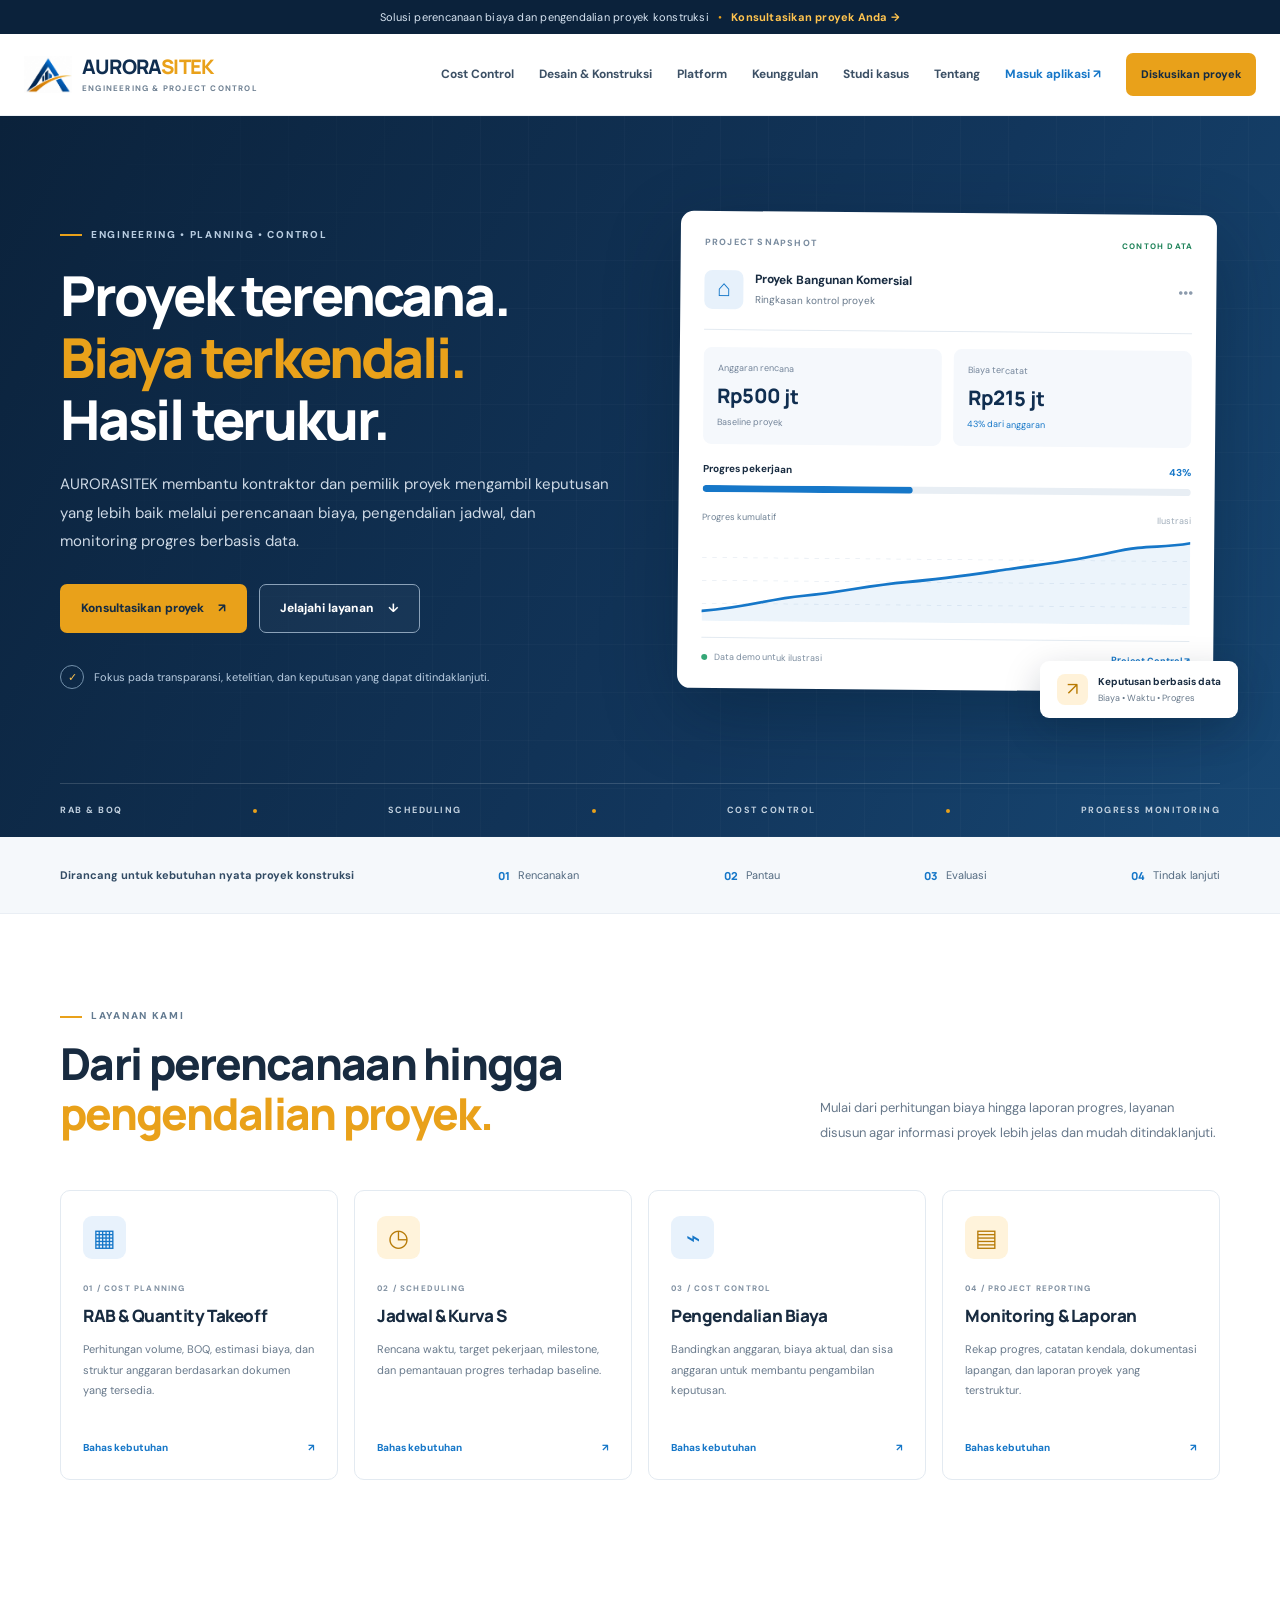
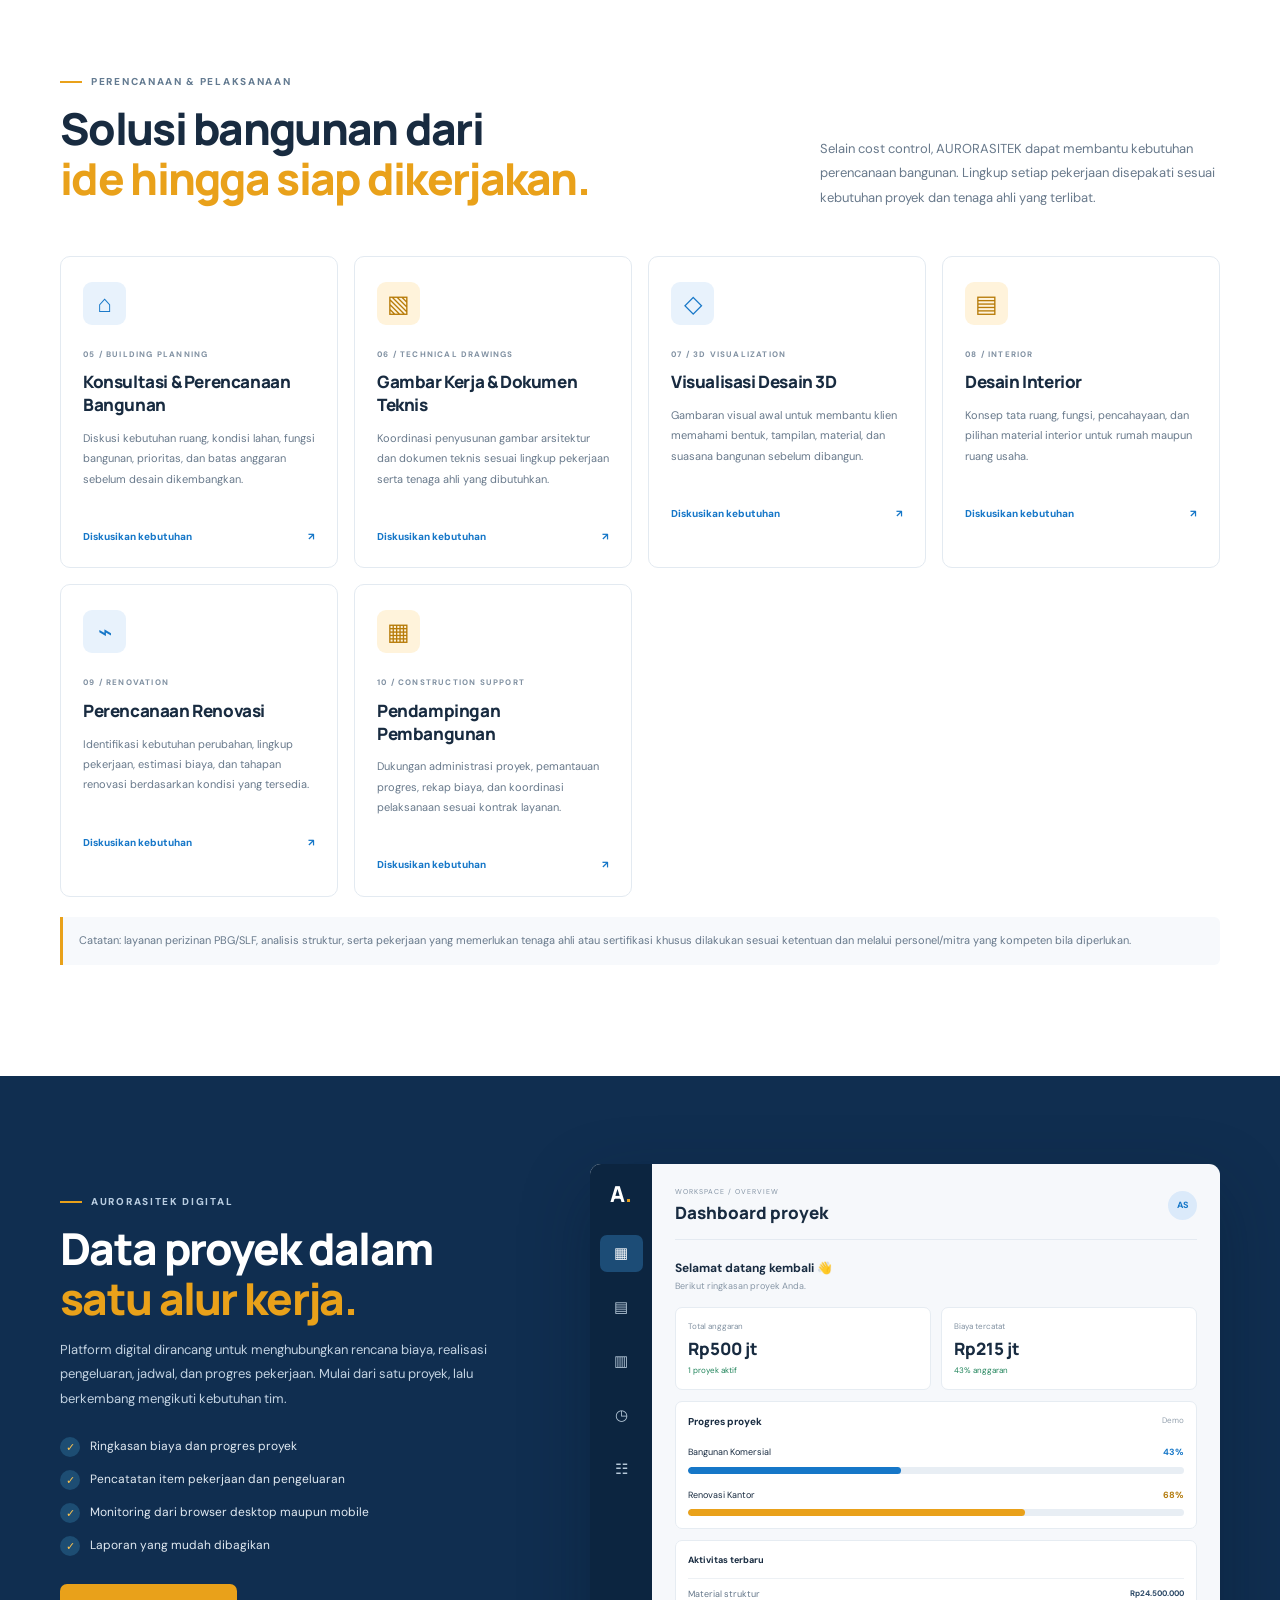
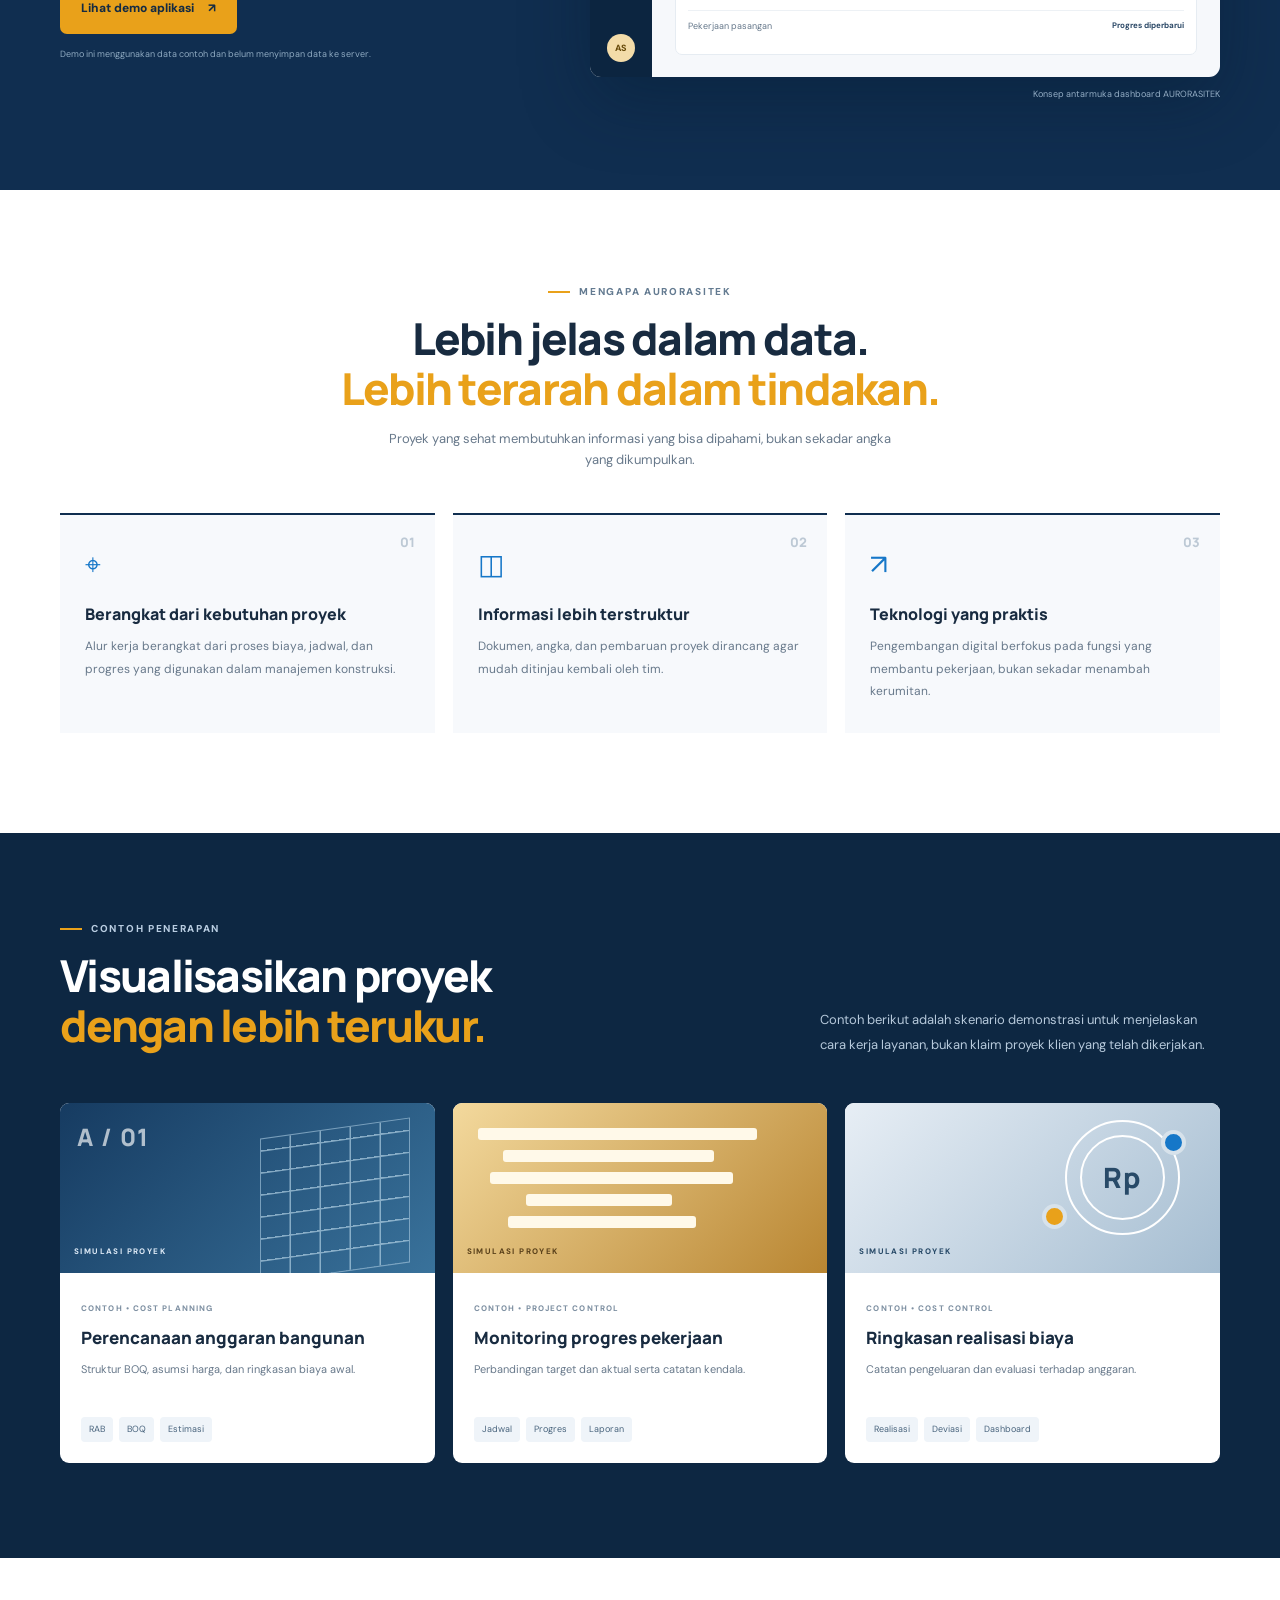
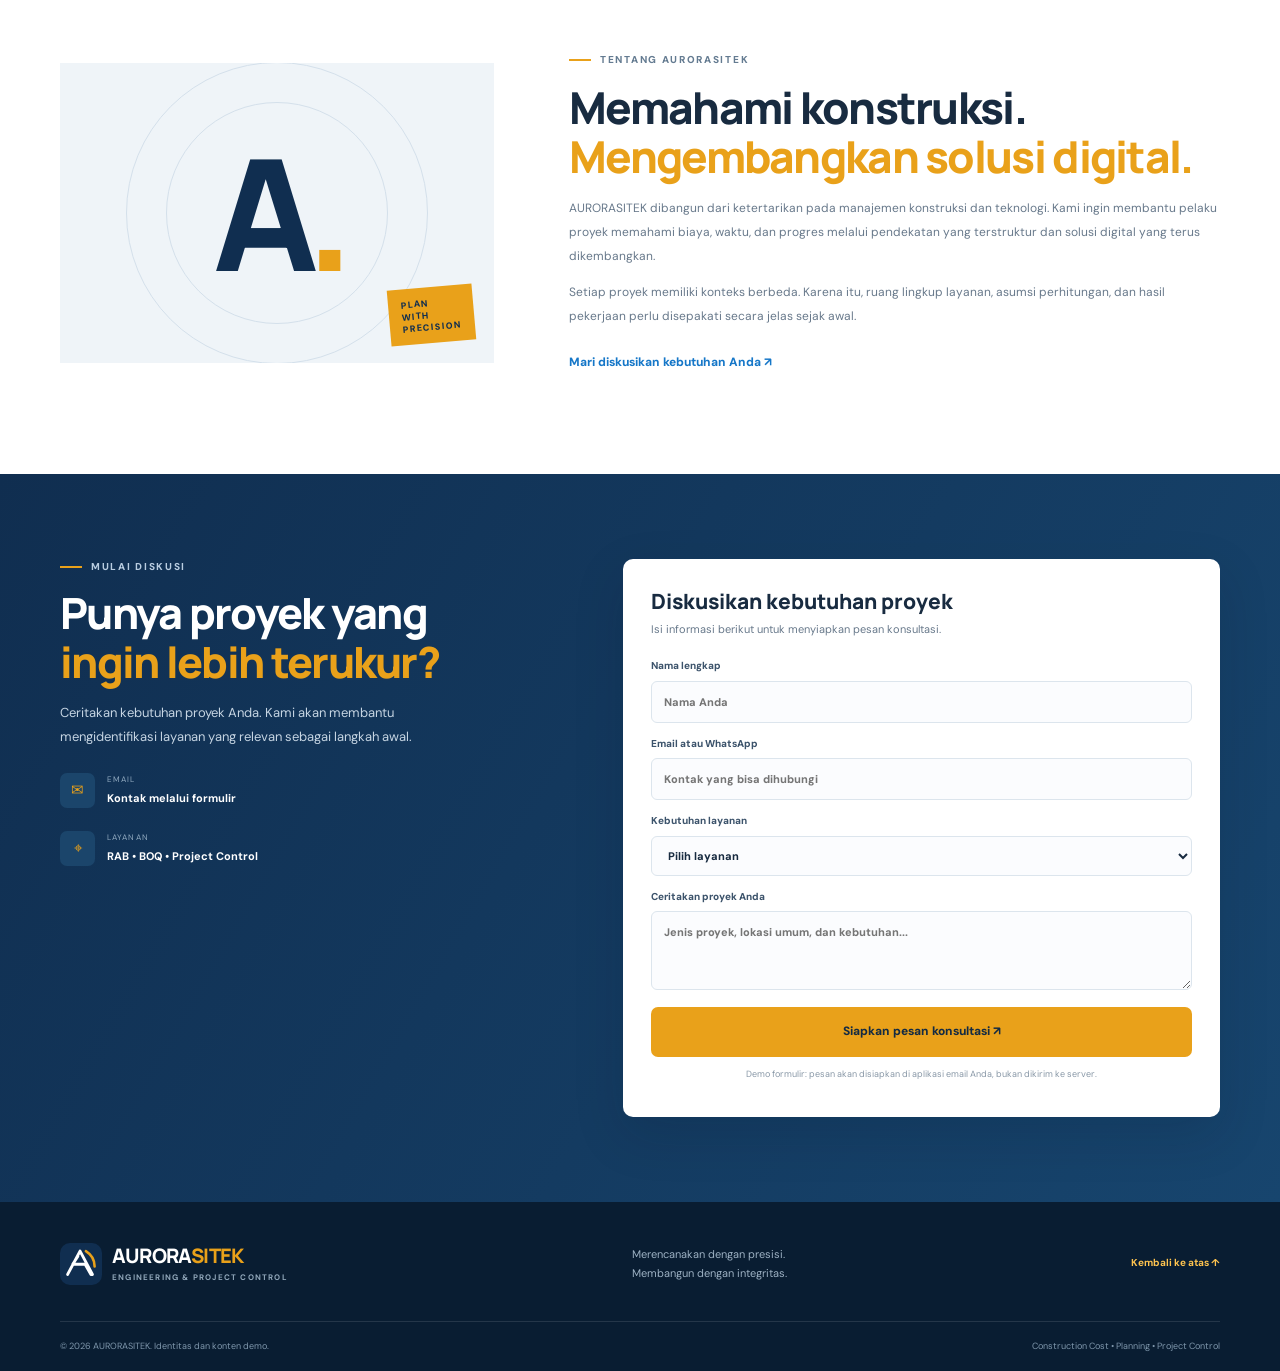
<file: index.html>
<!doctype html>
<html lang="id">
<head>
  <meta charset="utf-8">
  <meta name="viewport" content="width=device-width, initial-scale=1">
  <meta name="description" content="AURORASITEK membantu kontraktor dan pemilik proyek merencanakan biaya, mengendalikan jadwal, dan memantau progres konstruksi.">
  <meta name="theme-color" content="#102e50">
  <title>AURORASITEK — Construction Cost & Project Control</title>
  <link rel="preconnect" href="https://fonts.googleapis.com">
  <link rel="preconnect" href="https://fonts.gstatic.com" crossorigin>
  <link href="https://fonts.googleapis.com/css2?family=DM+Sans:wght@400;500;600;700&family=Manrope:wght@400;500;600;700;800&display=swap" rel="stylesheet">
  <link rel="icon" href="assets/favicon.ico"><link rel="stylesheet" href="styles.css">
</head>
<body>
  <div class="announcement">Solusi perencanaan biaya dan pengendalian proyek konstruksi <span>•</span> <a href="#contact">Konsultasikan proyek Anda →</a></div>
  <header class="site-header">
    <a class="brand" href="#home" aria-label="AURORASITEK beranda">
      <span class="brand-mark brand-image"><img src="assets/aurorasitek-symbol.png" alt=""></span>
      <span class="brand-word">AURORA<span>SITEK</span><small>ENGINEERING & PROJECT CONTROL</small></span>
    </a>
    <button class="menu-toggle" id="menuToggle" aria-label="Buka navigasi" aria-expanded="false">☰</button>
    <nav class="main-nav" id="mainNav">
      <a href="#services">Cost Control</a><a href="#design-build">Desain & Konstruksi</a><a href="#platform">Platform</a><a href="#advantages">Keunggulan</a><a href="#portfolio">Studi kasus</a><a href="#about">Tentang</a>
      <a class="nav-login" href="app.html">Masuk aplikasi ↗</a>
      <a class="btn btn-small btn-gold" href="#contact">Diskusikan proyek</a>
    </nav>
  </header>

  <main>
    <section class="hero" id="home">
      <div class="hero-grid"></div>
      <div class="container hero-layout">
        <div class="hero-copy">
          <div class="eyebrow light"><span></span> ENGINEERING • PLANNING • CONTROL</div>
          <h1>Proyek terencana.<br><em>Biaya terkendali.</em><br>Hasil terukur.</h1>
          <p>AURORASITEK membantu kontraktor dan pemilik proyek mengambil keputusan yang lebih baik melalui perencanaan biaya, pengendalian jadwal, dan monitoring progres berbasis data.</p>
          <div class="hero-actions"><a class="btn btn-gold" href="#contact">Konsultasikan proyek <span>↗</span></a><a class="btn btn-outline-light" href="#services">Jelajahi layanan <span>↓</span></a></div>
          <div class="hero-proof"><div class="proof-icon">✓</div><span>Fokus pada transparansi, ketelitian, dan keputusan yang dapat ditindaklanjuti.</span></div>
        </div>
        <div class="hero-visual">
          <div class="blueprint-card">
            <div class="blueprint-top"><span>PROJECT SNAPSHOT</span><span class="live-dot">CONTOH DATA</span></div>
            <div class="project-title"><div class="project-symbol">⌂</div><div><strong>Proyek Bangunan Komersial</strong><small>Ringkasan kontrol proyek</small></div><span class="dots">•••</span></div>
            <div class="metric-grid">
              <div class="metric"><small>Anggaran rencana</small><strong>Rp500 jt</strong><span>Baseline proyek</span></div>
              <div class="metric"><small>Biaya tercatat</small><strong>Rp215 jt</strong><span class="metric-neutral">43% dari anggaran</span></div>
            </div>
            <div class="progress-heading"><span>Progres pekerjaan</span><strong>43%</strong></div><div class="progress-track"><span style="width:43%"></span></div>
            <div class="chart-area"><div class="chart-label"><span>Progres kumulatif</span><span>Ilustrasi</span></div><svg viewBox="0 0 430 115" preserveAspectRatio="none" role="img" aria-label="Grafik ilustrasi progres kumulatif"><path d="M0 92H430M0 62H430M0 32H430" stroke="#e7edf4" stroke-dasharray="4 5" fill="none"/><path d="M0 102 C45 96 56 86 90 81 S145 67 180 62 S235 52 270 44 S325 33 360 21 S400 16 430 8" stroke="#1677c8" stroke-width="3.5" fill="none" stroke-linecap="round"/><path d="M0 102 C45 96 56 86 90 81 S145 67 180 62 S235 52 270 44 S325 33 360 21 S400 16 430 8L430 115H0Z" fill="#1677c8" opacity=".08"/></svg></div>
            <div class="card-foot"><span><i class="green-dot"></i> Data demo untuk ilustrasi</span><span>Project Control ↗</span></div>
          </div>
          <div class="floating-note"><span class="note-icon">↗</span><div><strong>Keputusan berbasis data</strong><small>Biaya • Waktu • Progres</small></div></div>
        </div>
      </div>
      <div class="hero-bottom container"><span>RAB & BOQ</span><i></i><span>SCHEDULING</span><i></i><span>COST CONTROL</span><i></i><span>PROGRESS MONITORING</span></div>
    </section>

    <section class="trust-strip"><div class="container trust-inner"><span>Dirancang untuk kebutuhan nyata proyek konstruksi</span><div><b>01</b> Rencanakan</div><div><b>02</b> Pantau</div><div><b>03</b> Evaluasi</div><div><b>04</b> Tindak lanjuti</div></div></section>

    <section class="section container" id="services">
      <div class="section-heading"><div><div class="eyebrow"><span></span> LAYANAN KAMI</div><h2>Dari perencanaan hingga<br><em>pengendalian proyek.</em></h2></div><p>Mulai dari perhitungan biaya hingga laporan progres, layanan disusun agar informasi proyek lebih jelas dan mudah ditindaklanjuti.</p></div>
      <div class="service-grid">
        <article class="service-card"><div class="service-icon blue">▦</div><div class="service-number">01 / COST PLANNING</div><h3>RAB & Quantity Takeoff</h3><p>Perhitungan volume, BOQ, estimasi biaya, dan struktur anggaran berdasarkan dokumen yang tersedia.</p><a href="#contact">Bahas kebutuhan <span>↗</span></a></article>
        <article class="service-card"><div class="service-icon gold">◷</div><div class="service-number">02 / SCHEDULING</div><h3>Jadwal & Kurva S</h3><p>Rencana waktu, target pekerjaan, milestone, dan pemantauan progres terhadap baseline.</p><a href="#contact">Bahas kebutuhan <span>↗</span></a></article>
        <article class="service-card"><div class="service-icon blue">⌁</div><div class="service-number">03 / COST CONTROL</div><h3>Pengendalian Biaya</h3><p>Bandingkan anggaran, biaya aktual, dan sisa anggaran untuk membantu pengambilan keputusan.</p><a href="#contact">Bahas kebutuhan <span>↗</span></a></article>
        <article class="service-card"><div class="service-icon gold">▤</div><div class="service-number">04 / PROJECT REPORTING</div><h3>Monitoring & Laporan</h3><p>Rekap progres, catatan kendala, dokumentasi lapangan, dan laporan proyek yang terstruktur.</p><a href="#contact">Bahas kebutuhan <span>↗</span></a></article>
      </div>
    </section>


    <section class="section container" id="design-build">
      <div class="section-heading"><div><div class="eyebrow"><span></span> PERENCANAAN & PELAKSANAAN</div><h2>Solusi bangunan dari<br><em>ide hingga siap dikerjakan.</em></h2></div><p>Selain cost control, AURORASITEK dapat membantu kebutuhan perencanaan bangunan. Lingkup setiap pekerjaan disepakati sesuai kebutuhan proyek dan tenaga ahli yang terlibat.</p></div>
      <div class="service-grid extended-services">
        <article class="service-card"><div class="service-icon blue">⌂</div><div class="service-number">05 / BUILDING PLANNING</div><h3>Konsultasi & Perencanaan Bangunan</h3><p>Diskusi kebutuhan ruang, kondisi lahan, fungsi bangunan, prioritas, dan batas anggaran sebelum desain dikembangkan.</p><a href="#contact">Diskusikan kebutuhan <span>↗</span></a></article>
        <article class="service-card"><div class="service-icon gold">▧</div><div class="service-number">06 / TECHNICAL DRAWINGS</div><h3>Gambar Kerja & Dokumen Teknis</h3><p>Koordinasi penyusunan gambar arsitektur dan dokumen teknis sesuai lingkup pekerjaan serta tenaga ahli yang dibutuhkan.</p><a href="#contact">Diskusikan kebutuhan <span>↗</span></a></article>
        <article class="service-card"><div class="service-icon blue">◇</div><div class="service-number">07 / 3D VISUALIZATION</div><h3>Visualisasi Desain 3D</h3><p>Gambaran visual awal untuk membantu klien memahami bentuk, tampilan, material, dan suasana bangunan sebelum dibangun.</p><a href="#contact">Diskusikan kebutuhan <span>↗</span></a></article>
        <article class="service-card"><div class="service-icon gold">▤</div><div class="service-number">08 / INTERIOR</div><h3>Desain Interior</h3><p>Konsep tata ruang, fungsi, pencahayaan, dan pilihan material interior untuk rumah maupun ruang usaha.</p><a href="#contact">Diskusikan kebutuhan <span>↗</span></a></article>
        <article class="service-card"><div class="service-icon blue">⌁</div><div class="service-number">09 / RENOVATION</div><h3>Perencanaan Renovasi</h3><p>Identifikasi kebutuhan perubahan, lingkup pekerjaan, estimasi biaya, dan tahapan renovasi berdasarkan kondisi yang tersedia.</p><a href="#contact">Diskusikan kebutuhan <span>↗</span></a></article>
        <article class="service-card"><div class="service-icon gold">▦</div><div class="service-number">10 / CONSTRUCTION SUPPORT</div><h3>Pendampingan Pembangunan</h3><p>Dukungan administrasi proyek, pemantauan progres, rekap biaya, dan koordinasi pelaksanaan sesuai kontrak layanan.</p><a href="#contact">Diskusikan kebutuhan <span>↗</span></a></article>
      </div>
      <p class="service-disclaimer">Catatan: layanan perizinan PBG/SLF, analisis struktur, serta pekerjaan yang memerlukan tenaga ahli atau sertifikasi khusus dilakukan sesuai ketentuan dan melalui personel/mitra yang kompeten bila diperlukan.</p>
    </section>

    <section class="platform-section" id="platform">
      <div class="container platform-layout">
        <div class="platform-copy"><div class="eyebrow light"><span></span> AURORASITEK DIGITAL</div><h2>Data proyek dalam<br><em>satu alur kerja.</em></h2><p>Platform digital dirancang untuk menghubungkan rencana biaya, realisasi pengeluaran, jadwal, dan progres pekerjaan. Mulai dari satu proyek, lalu berkembang mengikuti kebutuhan tim.</p>
          <ul class="check-list"><li><span>✓</span> Ringkasan biaya dan progres proyek</li><li><span>✓</span> Pencatatan item pekerjaan dan pengeluaran</li><li><span>✓</span> Monitoring dari browser desktop maupun mobile</li><li><span>✓</span> Laporan yang mudah dibagikan</li></ul>
          <a class="btn btn-gold" href="app.html">Lihat demo aplikasi <span>↗</span></a><p class="micro-note">Demo ini menggunakan data contoh dan belum menyimpan data ke server.</p>
        </div>
        <div class="platform-mock">
          <div class="mock-window"><div class="mock-sidebar"><div class="mock-logo">A<span>.</span></div><div class="mock-nav active">▦ <small>Overview</small></div><div class="mock-nav">▤ <small>Proyek</small></div><div class="mock-nav">▥ <small>Anggaran</small></div><div class="mock-nav">◷ <small>Jadwal</small></div><div class="mock-nav">☷ <small>Laporan</small></div><div class="mock-user">AS</div></div>
            <div class="mock-main"><div class="mock-top"><div><small>WORKSPACE / OVERVIEW</small><strong>Dashboard proyek</strong></div><span class="mock-avatar">AS</span></div><div class="mock-welcome">Selamat datang kembali 👋<small>Berikut ringkasan proyek Anda.</small></div>
              <div class="mock-kpis"><div><small>Total anggaran</small><strong>Rp500 jt</strong><span>1 proyek aktif</span></div><div><small>Biaya tercatat</small><strong>Rp215 jt</strong><span>43% anggaran</span></div></div>
              <div class="mock-panel"><div class="mock-panel-head"><strong>Progres proyek</strong><small>Demo</small></div><div class="mock-row"><span>Bangunan Komersial</span><b>43%</b></div><div class="progress-track"><span style="width:43%"></span></div><div class="mock-row muted"><span>Renovasi Kantor</span><b>68%</b></div><div class="progress-track"><span class="gold-bar" style="width:68%"></span></div></div>
              <div class="mock-panel mock-table"><strong>Aktivitas terbaru</strong><div><span>Material struktur</span><b>Rp24.500.000</b></div><div><span>Pekerjaan pasangan</span><b>Progres diperbarui</b></div></div>
            </div>
          </div><div class="mock-caption">Konsep antarmuka dashboard AURORASITEK</div>
        </div>
      </div>
    </section>

    <section class="section container" id="advantages">
      <div class="center-heading"><div class="eyebrow"><span></span> MENGAPA AURORASITEK</div><h2>Lebih jelas dalam data.<br><em>Lebih terarah dalam tindakan.</em></h2><p>Proyek yang sehat membutuhkan informasi yang bisa dipahami, bukan sekadar angka yang dikumpulkan.</p></div>
      <div class="advantage-grid"><article><span class="adv-num">01</span><div class="adv-icon">⌖</div><h3>Berangkat dari kebutuhan proyek</h3><p>Alur kerja berangkat dari proses biaya, jadwal, dan progres yang digunakan dalam manajemen konstruksi.</p></article><article><span class="adv-num">02</span><div class="adv-icon">◫</div><h3>Informasi lebih terstruktur</h3><p>Dokumen, angka, dan pembaruan proyek dirancang agar mudah ditinjau kembali oleh tim.</p></article><article><span class="adv-num">03</span><div class="adv-icon">↗</div><h3>Teknologi yang praktis</h3><p>Pengembangan digital berfokus pada fungsi yang membantu pekerjaan, bukan sekadar menambah kerumitan.</p></article></div>
    </section>

    <section class="case-section" id="portfolio"><div class="container"><div class="section-heading light-heading"><div><div class="eyebrow light"><span></span> CONTOH PENERAPAN</div><h2>Visualisasikan proyek<br><em>dengan lebih terukur.</em></h2></div><p>Contoh berikut adalah skenario demonstrasi untuk menjelaskan cara kerja layanan, bukan klaim proyek klien yang telah dikerjakan.</p></div>
      <div class="case-grid"><article class="case-card"><div class="case-art art-one"><div class="case-blueprint">A / 01</div><div class="building-lines"></div><span>SIMULASI PROYEK</span></div><div class="case-body"><small>CONTOH • COST PLANNING</small><h3>Perencanaan anggaran bangunan</h3><p>Struktur BOQ, asumsi harga, dan ringkasan biaya awal.</p><div class="case-tags"><span>RAB</span><span>BOQ</span><span>Estimasi</span></div></div></article>
      <article class="case-card"><div class="case-art art-two"><div class="schedule-bars"><i></i><i></i><i></i><i></i><i></i></div><span>SIMULASI PROYEK</span></div><div class="case-body"><small>CONTOH • PROJECT CONTROL</small><h3>Monitoring progres pekerjaan</h3><p>Perbandingan target dan aktual serta catatan kendala.</p><div class="case-tags"><span>Jadwal</span><span>Progres</span><span>Laporan</span></div></div></article>
      <article class="case-card"><div class="case-art art-three"><div class="cost-circles"><b>Rp</b><i></i><i></i></div><span>SIMULASI PROYEK</span></div><div class="case-body"><small>CONTOH • COST CONTROL</small><h3>Ringkasan realisasi biaya</h3><p>Catatan pengeluaran dan evaluasi terhadap anggaran.</p><div class="case-tags"><span>Realisasi</span><span>Deviasi</span><span>Dashboard</span></div></div></article></div>
    </div></section>

    <section class="section about-section container" id="about"><div class="about-mark"><div class="big-mark">A<span>.</span></div><div class="about-stamp">PLAN<br>WITH<br>PRECISION</div></div><div class="about-copy"><div class="eyebrow"><span></span> TENTANG AURORASITEK</div><h2>Memahami konstruksi.<br><em>Mengembangkan solusi digital.</em></h2><p>AURORASITEK dibangun dari ketertarikan pada manajemen konstruksi dan teknologi. Kami ingin membantu pelaku proyek memahami biaya, waktu, dan progres melalui pendekatan yang terstruktur dan solusi digital yang terus dikembangkan.</p><p>Setiap proyek memiliki konteks berbeda. Karena itu, ruang lingkup layanan, asumsi perhitungan, dan hasil pekerjaan perlu disepakati secara jelas sejak awal.</p><a class="text-link" href="#contact">Mari diskusikan kebutuhan Anda ↗</a></div></section>

    <section class="contact-section" id="contact"><div class="container contact-layout"><div><div class="eyebrow light"><span></span> MULAI DISKUSI</div><h2>Punya proyek yang<br><em>ingin lebih terukur?</em></h2><p>Ceritakan kebutuhan proyek Anda. Kami akan membantu mengidentifikasi layanan yang relevan sebagai langkah awal.</p><div class="contact-detail"><span>✉</span><div><small>EMAIL</small><strong>Kontak melalui formulir</strong></div></div><div class="contact-detail"><span>⌖</span><div><small>LAYANAN</small><strong>RAB • BOQ • Project Control</strong></div></div></div>
      <form class="contact-form" id="contactForm"><h3>Diskusikan kebutuhan proyek</h3><p>Isi informasi berikut untuk menyiapkan pesan konsultasi.</p><label>Nama lengkap<input name="name" required placeholder="Nama Anda"></label><label>Email atau WhatsApp<input name="contact" required placeholder="Kontak yang bisa dihubungi"></label><label>Kebutuhan layanan<select name="service" required><option value="">Pilih layanan</option><option>RAB & Quantity Takeoff</option><option>Jadwal & Kurva S</option><option>Pengendalian biaya</option><option>Monitoring & laporan</option><option>Aplikasi digital proyek</option><option>Lainnya</option></select></label><label>Ceritakan proyek Anda<textarea name="message" rows="3" placeholder="Jenis proyek, lokasi umum, dan kebutuhan..."></textarea></label><button class="btn btn-gold form-submit" type="submit">Siapkan pesan konsultasi ↗</button><small class="form-disclaimer">Demo formulir: pesan akan disiapkan di aplikasi email Anda, bukan dikirim ke server.</small><div id="formNotice" class="form-notice" aria-live="polite"></div></form>
    </div></section>
  </main>

  <footer class="site-footer"><div class="container footer-top"><a class="brand footer-brand" href="#home"><span class="brand-mark"><svg viewBox="0 0 48 48"><path d="M5 39 22 7l17 32M13 25h18M19 14l-7 11M29 25l8 14" fill="none" stroke="currentColor" stroke-width="4" stroke-linecap="round" stroke-linejoin="round"/><path d="M30 7c8 5 12 12 12 21" fill="none" stroke="#E9A11A" stroke-width="3.5" stroke-linecap="round"/></svg></span><span class="brand-word">AURORA<span>SITEK</span><small>ENGINEERING & PROJECT CONTROL</small></span></a><p>Merencanakan dengan presisi.<br>Membangun dengan integritas.</p><a class="back-top" href="#home">Kembali ke atas ↑</a></div><div class="container footer-bottom"><span>© <span id="year"></span> AURORASITEK. Identitas dan konten demo.</span><span>Construction Cost • Planning • Project Control</span></div></footer>
  <script src="script.js"></script>
</body>
</html>
</file>
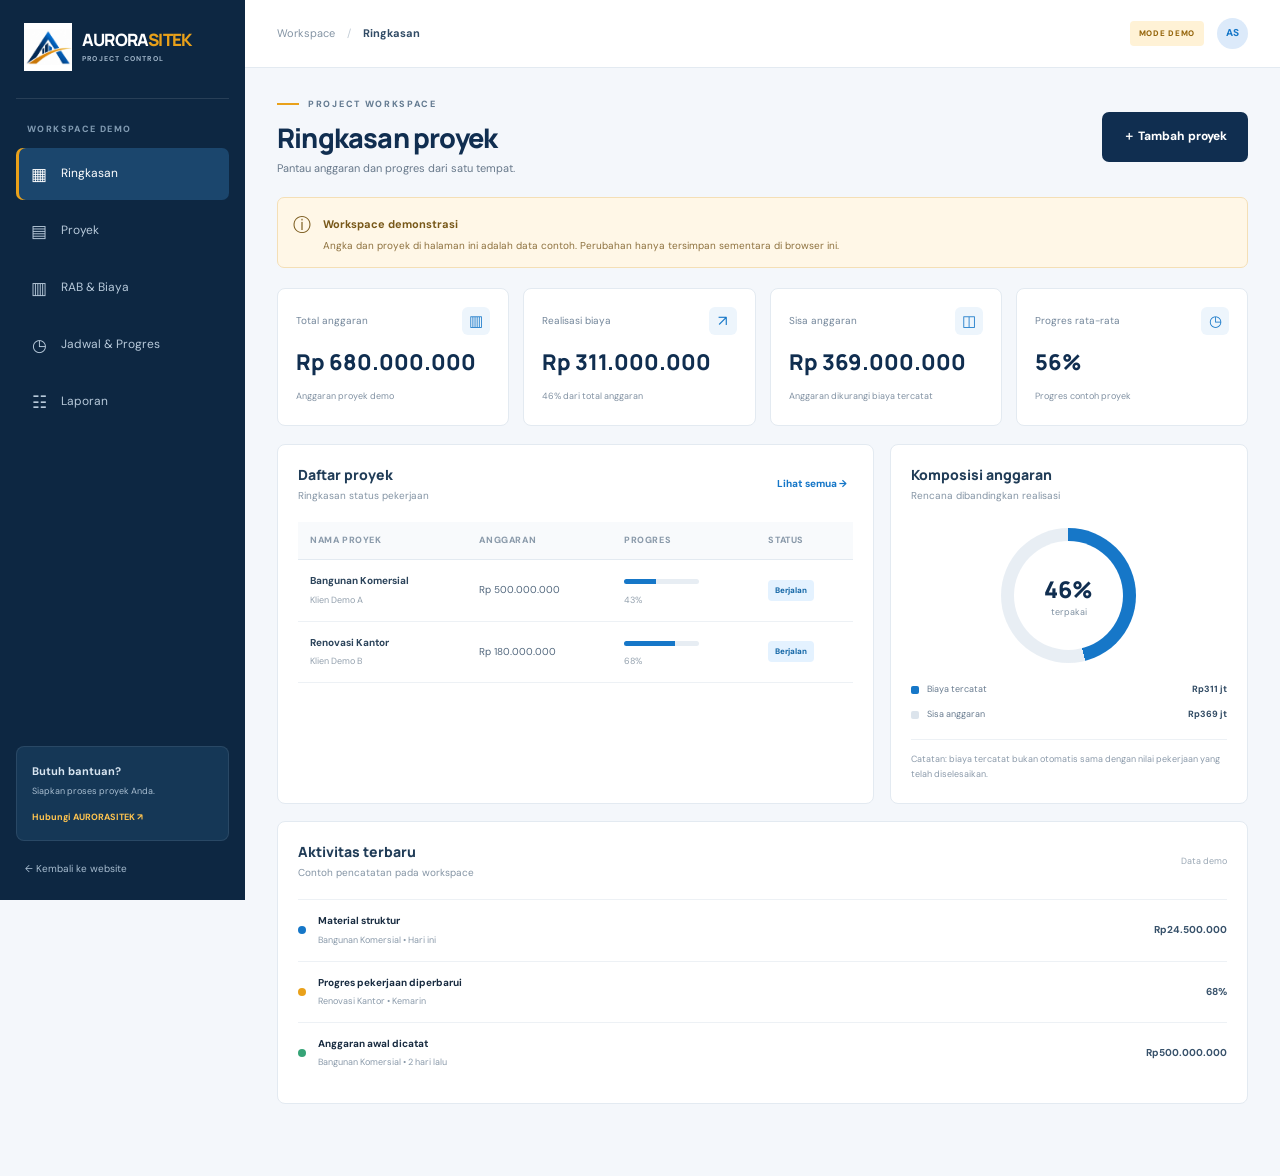
<file: app.html>
<!doctype html>
<html lang="id">
<head><meta charset="utf-8"><meta name="viewport" content="width=device-width, initial-scale=1"><meta name="theme-color" content="#102e50"><title>Workspace — AURORASITEK</title><link rel="preconnect" href="https://fonts.googleapis.com"><link href="https://fonts.googleapis.com/css2?family=DM+Sans:wght@400;500;600;700&family=Manrope:wght@400;500;600;700;800&display=swap" rel="stylesheet"><link rel="icon" href="assets/favicon.ico"><link rel="stylesheet" href="styles.css"></head>
<body class="app-body">
<div class="app-shell">
  <aside class="app-sidebar" id="appSidebar"><a class="brand app-brand" href="index.html"><span class="brand-mark brand-image"><img src="assets/aurorasitek-symbol.png" alt=""></span><span class="brand-word">AURORA<span>SITEK</span><small>PROJECT CONTROL</small></span></a>
    <div class="workspace-label">WORKSPACE DEMO</div><nav class="app-nav"><button class="app-nav-item active" data-view="overview"><span>▦</span> Ringkasan</button><button class="app-nav-item" data-view="projects"><span>▤</span> Proyek</button><button class="app-nav-item" data-view="budget"><span>▥</span> RAB & Biaya</button><button class="app-nav-item" data-view="schedule"><span>◷</span> Jadwal & Progres</button><button class="app-nav-item" data-view="reports"><span>☷</span> Laporan</button></nav>
    <div class="sidebar-bottom"><div class="sidebar-help"><strong>Butuh bantuan?</strong><small>Siapkan proses proyek Anda.</small><a href="index.html#contact">Hubungi AURORASITEK ↗</a></div><a href="index.html" class="back-site">← Kembali ke website</a></div>
  </aside>
  <main class="app-main"><header class="app-header"><button id="sidebarToggle" class="sidebar-toggle" aria-label="Buka menu">☰</button><div class="breadcrumb">Workspace <span>/</span> <strong id="crumb">Ringkasan</strong></div><div class="app-header-right"><span class="demo-badge">MODE DEMO</span><div class="user-chip">AS</div></div></header>
    <div class="app-content"><div class="app-page-title"><div><div class="eyebrow"><span></span> PROJECT WORKSPACE</div><h1 id="pageTitle">Ringkasan proyek</h1><p id="pageDescription">Pantau anggaran dan progres dari satu tempat.</p></div><button class="btn btn-primary" id="newProjectBtn">＋ Tambah proyek</button></div>
      <div class="demo-warning"><span>ⓘ</span><div><strong>Workspace demonstrasi</strong><p>Angka dan proyek di halaman ini adalah data contoh. Perubahan hanya tersimpan sementara di browser ini.</p></div></div>
      <section class="view active" id="view-overview">
        <div class="app-kpi-grid"><article class="app-kpi"><div class="kpi-top"><span>Total anggaran</span><i>▥</i></div><strong id="totalBudget">Rp 500.000.000</strong><small>Anggaran proyek demo</small></article><article class="app-kpi"><div class="kpi-top"><span>Realisasi biaya</span><i>↗</i></div><strong id="totalSpent">Rp 215.000.000</strong><small id="spentPercent">43% dari total anggaran</small></article><article class="app-kpi"><div class="kpi-top"><span>Sisa anggaran</span><i>◫</i></div><strong id="remainingBudget">Rp 285.000.000</strong><small>Anggaran dikurangi biaya tercatat</small></article><article class="app-kpi"><div class="kpi-top"><span>Progres rata-rata</span><i>◷</i></div><strong id="averageProgress">43%</strong><small>Progres contoh proyek</small></article></div>
        <div class="app-two-col"><article class="app-panel"><div class="panel-heading"><div><h3>Daftar proyek</h3><p>Ringkasan status pekerjaan</p></div><button class="text-button" data-goto="projects">Lihat semua →</button></div><div class="table-wrap"><table><thead><tr><th>Nama proyek</th><th>Anggaran</th><th>Progres</th><th>Status</th></tr></thead><tbody id="overviewProjects"></tbody></table></div></article><article class="app-panel"><div class="panel-heading"><div><h3>Komposisi anggaran</h3><p>Rencana dibandingkan realisasi</p></div></div><div class="budget-visual"><div class="donut"><div><strong id="donutPercent">43%</strong><small>terpakai</small></div></div><div class="legend"><span><i class="legend-blue"></i>Biaya tercatat <b id="legendSpent">Rp215 jt</b></span><span><i class="legend-grey"></i>Sisa anggaran <b id="legendRemaining">Rp285 jt</b></span></div></div><div class="panel-footnote">Catatan: biaya tercatat bukan otomatis sama dengan nilai pekerjaan yang telah diselesaikan.</div></article></div>
        <article class="app-panel recent-panel"><div class="panel-heading"><div><h3>Aktivitas terbaru</h3><p>Contoh pencatatan pada workspace</p></div><span class="muted-small">Data demo</span></div><div class="activity-list" id="activityList"><div class="activity-item"><span class="activity-bullet blue-bullet"></span><div><strong>Material struktur</strong><small>Bangunan Komersial • Hari ini</small></div><b>Rp24.500.000</b></div><div class="activity-item"><span class="activity-bullet gold-bullet"></span><div><strong>Progres pekerjaan diperbarui</strong><small>Renovasi Kantor • Kemarin</small></div><b>68%</b></div><div class="activity-item"><span class="activity-bullet green-bullet"></span><div><strong>Anggaran awal dicatat</strong><small>Bangunan Komersial • 2 hari lalu</small></div><b>Rp500.000.000</b></div></div></article>
      </section>
      <section class="view" id="view-projects"><article class="app-panel"><div class="panel-heading"><div><h3>Semua proyek</h3><p>Kelola ringkasan proyek Anda</p></div><input class="table-search" id="projectSearch" placeholder="Cari proyek..." aria-label="Cari proyek"></div><div class="table-wrap"><table><thead><tr><th>Nama proyek</th><th>Klien</th><th>Anggaran</th><th>Biaya aktual</th><th>Progres</th><th>Status</th></tr></thead><tbody id="projectsTable"></tbody></table></div></article></section>
      <section class="view" id="view-budget"><div class="app-two-col"><article class="app-panel"><div class="panel-heading"><div><h3>Ringkasan biaya</h3><p>Contoh satu proyek</p></div></div><div class="budget-summary-row"><span>Anggaran awal</span><strong>Rp500.000.000</strong></div><div class="budget-summary-row"><span>Biaya material</span><strong>Rp125.000.000</strong></div><div class="budget-summary-row"><span>Biaya tenaga kerja</span><strong>Rp65.000.000</strong></div><div class="budget-summary-row"><span>Biaya lainnya</span><strong>Rp25.000.000</strong></div><div class="budget-summary-row total"><span>Total biaya tercatat</span><strong>Rp215.000.000</strong></div><div class="budget-summary-row"><span>Sisa terhadap anggaran</span><strong class="green-text">Rp285.000.000</strong></div></article><article class="app-panel"><div class="panel-heading"><div><h3>Tambah catatan biaya</h3><p>Simulasi pencatatan lokal</p></div></div><form id="costForm" class="mini-form"><label>Deskripsi biaya<input name="description" required placeholder="Contoh: Pembelian semen"></label><label>Kategori<select name="category"><option>Material</option><option>Tenaga kerja</option><option>Peralatan</option><option>Lainnya</option></select></label><label>Nominal (Rp)<input name="amount" type="number" min="1" required placeholder="2500000"></label><button class="btn btn-primary" type="submit">＋ Catat biaya</button></form><div id="costNotice" class="inline-notice"></div></article></div><article class="app-panel"><div class="panel-heading"><div><h3>Catatan biaya terbaru</h3><p>Data yang ditambahkan selama sesi ini</p></div></div><div class="table-wrap"><table><thead><tr><th>Deskripsi</th><th>Kategori</th><th>Nominal</th></tr></thead><tbody id="costTable"><tr><td>Material struktur</td><td>Material</td><td>Rp24.500.000</td></tr></tbody></table></div></article></section>
      <section class="view" id="view-schedule"><article class="app-panel"><div class="panel-heading"><div><h3>Jadwal & progres</h3><p>Contoh target dan progres aktual</p></div></div><div class="schedule-list"><div class="schedule-item"><div class="schedule-info"><strong>Persiapan dan pekerjaan awal</strong><small>Target selesai: Minggu 1–2</small></div><span class="status-pill complete">Selesai</span><div class="schedule-progress"><span style="width:100%"></span></div><b>100%</b></div><div class="schedule-item"><div class="schedule-info"><strong>Pekerjaan struktur</strong><small>Target selesai: Minggu 3–6</small></div><span class="status-pill ongoing">Berjalan</span><div class="schedule-progress"><span style="width:55%"></span></div><b>55%</b></div><div class="schedule-item"><div class="schedule-info"><strong>Pekerjaan arsitektur</strong><small>Target selesai: Minggu 7–10</small></div><span class="status-pill planned">Direncanakan</span><div class="schedule-progress"><span style="width:0%"></span></div><b>0%</b></div><div class="schedule-item"><div class="schedule-info"><strong>Finishing dan serah terima</strong><small>Target selesai: Minggu 11–12</small></div><span class="status-pill planned">Direncanakan</span><div class="schedule-progress"><span style="width:0%"></span></div><b>0%</b></div></div></article></section>
      <section class="view" id="view-reports"><article class="app-panel"><div class="panel-heading"><div><h3>Laporan ringkas proyek</h3><p>Ringkasan yang dapat disimpan sebagai PDF melalui browser</p></div><button class="btn btn-primary" id="printReport">Cetak / Simpan PDF</button></div><div id="reportContent" class="report-content"><h2>AURORASITEK — Laporan Ringkas Proyek</h2><p>Periode: Data demonstrasi</p><div class="report-stat-grid"><div><small>Total anggaran</small><strong id="reportBudget">Rp500.000.000</strong></div><div><small>Biaya tercatat</small><strong id="reportSpent">Rp215.000.000</strong></div><div><small>Sisa anggaran</small><strong id="reportRemaining">Rp285.000.000</strong></div><div><small>Progres</small><strong id="reportProgress">43%</strong></div></div><p class="report-disclaimer">Data ini hanya demonstrasi dan harus diverifikasi sebelum digunakan sebagai laporan proyek resmi.</p></div></article></section>
    </div>
  </main>
</div>
<div class="modal-backdrop" id="projectModal" aria-hidden="true"><div class="modal" role="dialog" aria-modal="true" aria-labelledby="modalTitle"><button class="modal-close" id="closeModal" aria-label="Tutup">×</button><h2 id="modalTitle">Tambah proyek demo</h2><p>Data proyek baru hanya disimpan selama sesi browser ini.</p><form id="projectForm" class="mini-form"><label>Nama proyek<input name="name" required placeholder="Contoh: Renovasi Ruko"></label><label>Nama klien<input name="client" required placeholder="Nama klien"></label><label>Anggaran (Rp)<input name="budget" type="number" min="1" required placeholder="150000000"></label><label>Progres (%)<input name="progress" type="number" min="0" max="100" value="0" required></label><button class="btn btn-primary" type="submit">Simpan proyek demo</button></form></div></div>
<script src="app.js"></script>
</body></html>
</file>
<file: styles.css>
:root{--navy:#102e50;--navy2:#173d63;--blue:#1677c8;--gold:#e9a11a;--ink:#182b40;--muted:#68798b;--line:#e3eaf1;--pale:#f4f7fb;--white:#fff;--green:#21845b;--font:'DM Sans',sans-serif;--display:'Manrope',sans-serif}*{box-sizing:border-box}html{scroll-behavior:smooth;scroll-padding-top:90px}body{margin:0;color:var(--ink);font-family:var(--font);font-size:15px;line-height:1.65}a{color:inherit;text-decoration:none}button,input,select,textarea{font:inherit}.container{width:min(1160px,calc(100% - 48px));margin-inline:auto}.announcement{height:auto;min-height:34px;display:flex;align-items:center;justify-content:center;gap:9px;padding:6px 16px;background:#0b223b;color:#d8e5f2;font-size:11px;letter-spacing:.02em}.announcement span{color:var(--gold)}.announcement a{color:#ffc44f;font-weight:700}.site-header{height:82px;display:flex;align-items:center;justify-content:space-between;padding:0 max(24px,calc((100% - 1240px)/2));background:#fff;position:sticky;top:0;z-index:20;border-bottom:1px solid #edf1f5}.brand{display:flex;align-items:center;gap:10px;flex-shrink:0}.brand-mark{width:42px;height:42px;background:var(--navy);color:white;border-radius:10px;display:grid;place-items:center}.brand-mark svg{width:35px;height:35px}.brand-word{font-family:var(--display);font-weight:800;font-size:20px;line-height:1.1;letter-spacing:-.8px;color:var(--navy)}.brand-word>span{color:var(--gold)}.brand-word small{display:block;font:700 8px var(--font);letter-spacing:1.2px;color:#6f8193;margin-top:5px}.main-nav{display:flex;align-items:center;gap:25px;font-size:12px;font-weight:700;color:#3c5065}.main-nav>a:not(.btn):hover,.text-link:hover{color:var(--blue)}.nav-login{color:var(--blue)!important}.menu-toggle{display:none;background:none;border:0;font-size:24px;color:var(--navy)}.btn{display:inline-flex;align-items:center;justify-content:center;gap:14px;padding:14px 20px;border-radius:7px;font-size:12px;font-weight:800;border:1px solid transparent;cursor:pointer;transition:transform .2s,box-shadow .2s}.btn:hover{transform:translateY(-2px);box-shadow:0 8px 22px #102e501b}.btn-small{padding:11px 14px;font-size:11px}.btn-gold{background:var(--gold);color:#142b43}.btn-primary{background:var(--navy);color:white}.btn-outline-light{border-color:#8ba2b9;color:#fff;background:#ffffff08}.hero{position:relative;overflow:hidden;background:linear-gradient(118deg,#0b223b 0%,#12365c 62%,#174773 100%);color:white;padding:82px 0 0}.hero-grid{position:absolute;inset:0;background-image:linear-gradient(#ffffff06 1px,transparent 1px),linear-gradient(90deg,#ffffff06 1px,transparent 1px);background-size:48px 48px;mask-image:linear-gradient(90deg,transparent,#000 40%,#000)}.hero-layout{position:relative;z-index:1;display:grid;grid-template-columns:1.02fr .98fr;gap:55px;align-items:center;padding-bottom:65px}.eyebrow{display:flex;align-items:center;gap:9px;font-size:10px;font-weight:800;letter-spacing:1.7px;color:#647b91}.eyebrow>span{width:22px;height:2px;background:var(--gold);display:inline-block}.eyebrow.light{color:#b9cde1}.hero h1,.section h2,.platform-copy h2,.center-heading h2,.case-section h2,.about-copy h2,.contact-section h2{font:800 clamp(36px,4.3vw,57px)/1.13 var(--display);letter-spacing:-2.2px;margin:20px 0}.hero h1 em,.section h2 em,.platform-copy h2 em,.center-heading h2 em,.case-section h2 em,.about-copy h2 em,.contact-section h2 em{font-style:normal;color:var(--gold)}.hero-copy>p{max-width:550px;color:#cfdae6;font-size:15px;line-height:1.9}.hero-actions{display:flex;gap:12px;flex-wrap:wrap;margin-top:28px}.hero-proof{display:flex;align-items:center;gap:10px;margin-top:32px;color:#b9cde1;font-size:11px}.proof-icon{width:24px;height:24px;display:grid;place-items:center;border:1px solid #7391ac;border-radius:50%;color:#ffc44f}.hero-visual{position:relative;padding:15px 5px 28px 0}.blueprint-card{background:#fff;color:var(--ink);padding:24px;border-radius:13px;box-shadow:0 25px 75px #00172b55;transform:rotate(.5deg)}.blueprint-top,.progress-heading,.chart-label,.card-foot{display:flex;justify-content:space-between;align-items:center}.blueprint-top{font-size:9px;letter-spacing:1.2px;font-weight:800;color:#7b8da0}.live-dot{color:var(--green);font-size:8px}.project-title{display:flex;align-items:center;gap:12px;padding:20px 0;border-bottom:1px solid var(--line)}.project-symbol{width:39px;height:39px;border-radius:8px;display:grid;place-items:center;background:#e7f1fb;color:var(--blue);font-size:23px}.project-title strong,.project-title small{display:block}.project-title strong{font-size:12px}.project-title small{font-size:10px;color:var(--muted);margin-top:2px}.dots{margin-left:auto;color:#8c9bad}.metric-grid{display:grid;grid-template-columns:1fr 1fr;gap:12px;margin:17px 0}.metric{padding:14px;background:#f5f8fc;border-radius:8px}.metric small,.metric span{display:block;font-size:9px;color:#74859a}.metric strong{display:block;font:800 20px var(--display);color:var(--navy);margin:6px 0}.metric .metric-neutral{color:var(--blue)}.progress-heading{font-size:10px;font-weight:700;margin:15px 0 8px}.progress-heading strong{color:var(--blue)}.progress-track{height:7px;background:#e8eef4;border-radius:20px;overflow:hidden}.progress-track>span{display:block;height:100%;border-radius:20px;background:var(--blue)}.chart-area{margin-top:18px}.chart-label{font-size:9px;color:#6e8093;margin-bottom:8px}.chart-label span:last-child{color:#a0adba}.chart-area svg{width:100%;height:88px}.card-foot{padding-top:12px;margin-top:8px;border-top:1px solid var(--line);font-size:9px;color:#7c8d9f}.card-foot>span:last-child{color:var(--blue);font-weight:700}.green-dot,.live-dot:before{display:inline-block;width:6px;height:6px;background:#35a777;border-radius:50%;margin-right:5px}.floating-note{position:absolute;right:-18px;bottom:0;background:white;color:var(--ink);padding:13px 17px;border-radius:9px;box-shadow:0 12px 36px #00172b35;display:flex;align-items:center;gap:10px}.note-icon{width:31px;height:31px;background:#fff2d9;color:#b87900;display:grid;place-items:center;border-radius:8px;font-size:18px}.floating-note strong,.floating-note small{display:block}.floating-note strong{font-size:10px}.floating-note small{font-size:9px;color:var(--muted)}.hero-bottom{position:relative;border-top:1px solid #ffffff26;display:flex;align-items:center;justify-content:space-between;padding:19px 0;color:#c2d1df;font-size:9px;letter-spacing:1.5px;font-weight:700}.hero-bottom i{width:4px;height:4px;border-radius:50%;background:var(--gold)}.trust-strip{background:#f5f8fb;border-bottom:1px solid #e9eef4}.trust-inner{min-height:76px;display:flex;align-items:center;justify-content:space-between;gap:18px;font-size:11px;color:#536a80}.trust-inner>span{font-weight:700;color:#334c65}.trust-inner div{display:flex;gap:8px;align-items:center}.trust-inner b{font:800 11px var(--display);color:var(--blue)}.section{padding-top:94px;padding-bottom:100px}.section-heading{display:flex;justify-content:space-between;align-items:end;gap:35px;margin-bottom:38px}.section h2,.platform-copy h2,.center-heading h2,.case-section h2,.about-copy h2,.contact-section h2{font-size:clamp(31px,3.5vw,44px);letter-spacing:-1.7px;margin:14px 0}.section-heading>p{max-width:400px;color:var(--muted);font-size:13px;margin:0 0 7px;line-height:1.9}.service-grid{display:grid;grid-template-columns:repeat(4,1fr);gap:16px}.service-card{border:1px solid var(--line);padding:25px 22px 22px;border-radius:10px;transition:transform .2s,border .2s,box-shadow .2s;background:#fff}.service-card:hover{transform:translateY(-5px);border-color:#bfd5e8;box-shadow:0 15px 35px #102e500b}.service-icon{width:43px;height:43px;border-radius:9px;display:grid;place-items:center;font-size:24px;margin-bottom:23px}.service-icon.blue{background:#e8f2fc;color:var(--blue)}.service-icon.gold{background:#fff3db;color:#b77b08}.service-number{font-size:8px;letter-spacing:1.2px;color:#8292a3;font-weight:800}.service-card h3{font:800 17px/1.35 var(--display);letter-spacing:-.4px;margin:10px 0}.service-card p{font-size:11px;color:var(--muted);line-height:1.85;min-height:82px}.service-card>a{display:flex;justify-content:space-between;color:var(--blue);font-size:10px;font-weight:800;margin-top:19px}.platform-section{background:var(--navy);color:white;overflow:hidden;padding:88px 0}.platform-layout{display:grid;grid-template-columns:.85fr 1.15fr;align-items:center;gap:65px}.platform-copy h2{font-size:44px}.platform-copy>p{font-size:13px;color:#c2d2e1;line-height:1.9}.check-list{padding:0;list-style:none;margin:25px 0 28px;display:grid;gap:13px;color:#e1eaf2;font-size:12px}.check-list li{display:flex;gap:10px;align-items:center}.check-list li span{display:grid;place-items:center;width:20px;height:20px;background:#1d4d73;color:#ffc44f;border-radius:50%;font-size:11px}.micro-note{font-size:9px!important;color:#8ea9c0!important;margin-top:12px}.platform-mock{min-width:0}.mock-window{background:#f6f8fb;border-radius:11px;overflow:hidden;box-shadow:0 25px 70px #00172b55;display:grid;grid-template-columns:62px 1fr;min-height:420px;color:var(--ink)}.mock-sidebar{background:#0c2540;color:#b7c9d9;display:flex;flex-direction:column;align-items:center;gap:17px;padding:15px 7px}.mock-logo{font:800 22px var(--display);color:white;margin-bottom:9px}.mock-logo span{color:var(--gold)}.mock-nav{width:43px;height:37px;display:grid;place-items:center;border-radius:7px;font-size:15px}.mock-nav.active{background:#1c4c76;color:white}.mock-nav small{display:none}.mock-user{margin-top:auto;width:28px;height:28px;border-radius:50%;background:#f3dca9;color:#674a0a;display:grid;place-items:center;font-size:9px;font-weight:800}.mock-main{padding:22px 23px;min-width:0}.mock-top{display:flex;align-items:center;justify-content:space-between;padding-bottom:15px;border-bottom:1px solid #e4eaf1}.mock-top small,.mock-top strong{display:block}.mock-top small{font-size:7px;letter-spacing:1px;color:#8494a5}.mock-top strong{font:800 17px var(--display);margin-top:4px}.mock-avatar{width:29px;height:29px;border-radius:50%;background:#dbeafa;color:var(--blue);display:grid;place-items:center;font-size:9px;font-weight:800}.mock-welcome{font-size:12px;font-weight:700;margin:19px 0 13px}.mock-welcome small{display:block;font-size:9px;font-weight:400;color:#8796a6}.mock-kpis{display:grid;grid-template-columns:1fr 1fr;gap:10px}.mock-kpis>div,.mock-panel{background:white;border:1px solid #e6ecf2;border-radius:7px;padding:12px}.mock-kpis small,.mock-kpis strong,.mock-kpis span{display:block}.mock-kpis small{font-size:8px;color:#8191a1}.mock-kpis strong{font:800 17px var(--display);margin:4px 0}.mock-kpis span{font-size:8px;color:var(--green)}.mock-panel{margin-top:11px}.mock-panel-head{display:flex;justify-content:space-between;font-size:10px;margin-bottom:14px}.mock-panel-head small{color:#94a1ae;font-size:8px}.mock-row{display:flex;justify-content:space-between;font-size:9px;margin-bottom:7px}.mock-row b{color:var(--blue)}.mock-row.muted{margin-top:14px}.mock-row.muted b{color:#b37b0d}.gold-bar{background:var(--gold)!important}.mock-table{font-size:9px}.mock-table>strong{display:block;margin-bottom:10px}.mock-table>div{display:flex;justify-content:space-between;padding:8px 0;border-top:1px solid #edf1f5;color:#65778a}.mock-table b{font-size:8px;color:#2c4967}.mock-caption{text-align:right;color:#94adc4;font-size:9px;margin-top:10px}.center-heading{text-align:center;max-width:700px;margin:0 auto 42px}.center-heading .eyebrow{justify-content:center}.center-heading>p{font-size:13px;color:var(--muted);max-width:520px;margin:0 auto}.advantage-grid{display:grid;grid-template-columns:repeat(3,1fr);gap:18px}.advantage-grid article{position:relative;border-top:2px solid var(--navy);padding:27px 25px 20px;background:#f7f9fc;min-height:220px}.adv-num{position:absolute;right:20px;top:18px;color:#bdc9d5;font:800 13px var(--display)}.adv-icon{font-size:28px;color:var(--blue);margin-bottom:15px}.advantage-grid h3{font:800 16px var(--display);margin:0 0 10px}.advantage-grid p{font-size:12px;color:var(--muted);line-height:1.9;margin:0}.case-section{background:#0d2742;color:white;padding:88px 0 95px}.light-heading>p{color:#b6c9db}.case-grid{display:grid;grid-template-columns:repeat(3,1fr);gap:18px}.case-card{background:white;color:var(--ink);border-radius:9px;overflow:hidden}.case-art{height:170px;position:relative;overflow:hidden;display:flex;align-items:flex-end;padding:14px;color:#dbe8f5;font-size:8px;letter-spacing:1.4px;font-weight:800}.art-one{background:linear-gradient(135deg,#163b61,#39729b)}.case-blueprint{position:absolute;top:17px;left:17px;font:800 24px var(--display);color:#ffffffa8}.building-lines{position:absolute;width:150px;height:145px;right:25px;bottom:0;border:1px solid #a4c5dc;transform:skewY(-8deg);background:repeating-linear-gradient(0deg,transparent 0 20px,#b8d6e8 21px 22px),repeating-linear-gradient(90deg,transparent 0 28px,#b8d6e8 29px 30px);opacity:.65}.art-two{background:linear-gradient(135deg,#f3d99d,#b98632)}.schedule-bars{position:absolute;left:25px;right:25px;top:25px;display:grid;gap:10px}.schedule-bars i{height:12px;background:#fff9e9;border-radius:3px;display:block;width:86%}.schedule-bars i:nth-child(2){width:65%;margin-left:25px}.schedule-bars i:nth-child(3){width:75%;margin-left:12px}.schedule-bars i:nth-child(4){width:45%;margin-left:48px}.schedule-bars i:nth-child(5){width:58%;margin-left:30px}.art-two>span{color:#5b421b}.art-three{background:linear-gradient(135deg,#e7eef5,#a5bdd1);color:#284a68}.cost-circles{position:absolute;right:40px;top:17px;width:115px;height:115px;border:2px solid #fff;border-radius:50%;display:grid;place-items:center}.cost-circles:before{content:'';position:absolute;inset:13px;border:2px solid #fff;border-radius:50%}.cost-circles b{font:800 28px var(--display);color:#284a68}.cost-circles i{position:absolute;left:-25px;bottom:4px;width:25px;height:25px;border-radius:50%;background:var(--gold);border:4px solid #d7e2eb}.cost-circles i:last-child{left:auto;right:-8px;top:8px;background:var(--blue)}.case-body{padding:21px}.case-body>small{font-size:8px;color:#7e90a2;letter-spacing:1.1px;font-weight:800}.case-body h3{font:800 17px var(--display);margin:8px 0}.case-body p{font-size:11px;color:var(--muted);min-height:42px}.case-tags{display:flex;gap:6px;flex-wrap:wrap;margin-top:15px}.case-tags span{font-size:9px;padding:5px 8px;background:#eff4f9;color:#49647d;border-radius:4px}.about-section{display:grid;grid-template-columns:.8fr 1.2fr;gap:75px;align-items:center}.about-mark{height:300px;background:#eff4f8;position:relative;display:grid;place-items:center;overflow:hidden}.about-mark:before,.about-mark:after{content:'';position:absolute;border:1px solid #d4e0eb;border-radius:50%;width:300px;height:300px}.about-mark:after{width:220px;height:220px}.big-mark{font:800 155px/.9 var(--display);color:var(--navy);z-index:1;letter-spacing:-14px}.big-mark span{color:var(--gold)}.about-stamp{position:absolute;bottom:20px;right:20px;background:var(--gold);color:var(--navy);padding:10px 13px;font-size:9px;line-height:1.35;letter-spacing:1px;font-weight:800;transform:rotate(-5deg)}.about-copy>p{font-size:12px;color:var(--muted);line-height:2}.text-link{display:inline-block;color:var(--blue);font-size:12px;font-weight:800;margin-top:13px}.contact-section{background:linear-gradient(120deg,#102e50,#17456e);color:white;padding:85px 0}.contact-layout{display:grid;grid-template-columns:.9fr 1.1fr;gap:75px;align-items:start}.contact-section h2{font-size:43px}.contact-section>div>div>p,.contact-layout>div>p{color:#c5d4e2;font-size:13px;line-height:1.9;max-width:420px}.contact-detail{display:flex;align-items:center;gap:12px;margin-top:23px}.contact-detail>span{width:35px;height:35px;background:#1b456b;border-radius:7px;display:grid;place-items:center;color:var(--gold)}.contact-detail small,.contact-detail strong{display:block}.contact-detail small{font-size:8px;letter-spacing:1.1px;color:#91aac0}.contact-detail strong{font-size:11px;margin-top:3px}.contact-form{background:white;color:var(--ink);padding:28px;border-radius:10px;box-shadow:0 18px 50px #00172b25}.contact-form h3{font:800 21px var(--display);margin:0}.contact-form>p{font-size:11px;color:var(--muted);margin:5px 0 20px}.contact-form label,.mini-form label{display:grid;gap:6px;font-size:10px;font-weight:800;color:#3c536b;margin-bottom:13px}.contact-form input,.contact-form select,.contact-form textarea,.mini-form input,.mini-form select{width:100%;border:1px solid #dce5ed;border-radius:6px;padding:11px 12px;background:#fbfcfe;color:var(--ink);outline:none;font-size:11px}.contact-form input:focus,.contact-form select:focus,.contact-form textarea:focus,.mini-form input:focus,.mini-form select:focus{border-color:var(--blue);box-shadow:0 0 0 3px #1677c815}.contact-form textarea{resize:vertical}.form-submit{width:100%;margin-top:4px}.form-disclaimer{display:block;text-align:center;color:#8998a7;font-size:9px;margin-top:10px}.form-notice{font-size:11px;color:var(--green);margin-top:8px}.site-footer{background:#091d32;color:#c0cfdd}.footer-top{display:flex;align-items:center;justify-content:space-between;padding-top:32px;padding-bottom:28px}.footer-brand .brand-word{color:#fff}.footer-brand .brand-word small{color:#91a7ba}.footer-top>p{font-size:11px;color:#9db1c3}.back-top{font-size:10px;color:#ffc44f;font-weight:700}.footer-bottom{border-top:1px solid #ffffff1c;display:flex;justify-content:space-between;gap:20px;padding:17px 0;font-size:9px;color:#7f97ac}.app-body{background:#f4f7fb;min-height:100vh}.app-shell{display:grid;grid-template-columns:245px minmax(0,1fr);min-height:100vh}.app-sidebar{background:#0d2742;color:#d8e5f1;padding:23px 16px;display:flex;flex-direction:column;position:sticky;top:0;height:100vh;z-index:30}.app-brand{padding:0 8px 27px;border-bottom:1px solid #ffffff1c}.app-brand .brand-mark{width:36px;height:36px}.app-brand .brand-mark svg{width:31px}.app-brand .brand-word{font-size:17px;color:#fff}.app-brand .brand-word small{font-size:7px;color:#9fb4c8}.workspace-label{font-size:9px;letter-spacing:1.4px;font-weight:800;color:#809ab1;padding:23px 11px 11px}.app-nav{display:grid;gap:5px}.app-nav-item{border:0;background:transparent;color:#b7c9da;display:flex;align-items:center;gap:12px;text-align:left;padding:12px 13px;border-radius:7px;font-size:12px;cursor:pointer}.app-nav-item span{font-size:17px;width:20px;text-align:center}.app-nav-item:hover,.app-nav-item.active{background:#1b466d;color:#fff}.app-nav-item.active{box-shadow:inset 3px 0 var(--gold)}.sidebar-bottom{margin-top:auto}.sidebar-help{padding:15px;background:#153756;border:1px solid #ffffff16;border-radius:8px}.sidebar-help strong,.sidebar-help small,.sidebar-help a{display:block}.sidebar-help strong{font-size:11px}.sidebar-help small{font-size:9px;color:#a8bdd0;margin:4px 0 11px}.sidebar-help a{font-size:9px;color:#ffc44f;font-weight:700}.back-site{display:block;font-size:10px;color:#a8bdd0;padding:20px 9px 0}.app-main{min-width:0}.app-header{height:68px;background:white;border-bottom:1px solid var(--line);display:flex;align-items:center;justify-content:space-between;padding:0 32px}.breadcrumb{font-size:11px;color:#8494a4}.breadcrumb span{padding:0 9px;color:#c2ccd6}.breadcrumb strong{color:#314b65}.app-header-right{display:flex;align-items:center;gap:13px}.demo-badge{font-size:8px;font-weight:800;letter-spacing:.7px;color:#95650b;background:#fff2d6;padding:6px 9px;border-radius:4px}.user-chip{width:31px;height:31px;border-radius:50%;display:grid;place-items:center;background:#dceafa;color:var(--blue);font-size:10px;font-weight:800}.sidebar-toggle{display:none;background:none;border:0;color:var(--navy);font-size:20px}.app-content{padding:29px 32px 55px;max-width:1600px;margin:0 auto}.app-page-title{display:flex;align-items:center;justify-content:space-between;gap:20px;margin-bottom:20px}.app-page-title .eyebrow{font-size:9px}.app-page-title h1{font:800 27px var(--display);letter-spacing:-.8px;margin:7px 0 3px;color:var(--navy)}.app-page-title p{font-size:11px;color:var(--muted);margin:0}.demo-warning{display:flex;gap:12px;padding:13px 15px;background:#fff7e7;border:1px solid #f4dfb6;border-radius:7px;margin-bottom:20px;color:#785819}.demo-warning>span{font-size:18px}.demo-warning strong{font-size:11px}.demo-warning p{font-size:10px;margin:2px 0 0;color:#8d713e}.app-kpi-grid{display:grid;grid-template-columns:repeat(4,1fr);gap:14px;margin-bottom:18px}.app-kpi{background:#fff;border:1px solid var(--line);border-radius:8px;padding:18px}.kpi-top{display:flex;justify-content:space-between;align-items:center;font-size:10px;color:#73869a}.kpi-top i{font-style:normal;background:#edf5fc;color:var(--blue);width:28px;height:28px;border-radius:6px;display:grid;place-items:center;font-size:15px}.app-kpi>strong{display:block;font:800 clamp(17px,1.7vw,23px) var(--display);color:var(--navy);margin:12px 0 5px;overflow-wrap:anywhere}.app-kpi>small{font-size:9px;color:#8191a2}.app-two-col{display:grid;grid-template-columns:1.25fr .75fr;gap:16px;margin-bottom:17px}.app-panel{background:white;border:1px solid var(--line);border-radius:8px;padding:20px;margin-bottom:17px;min-width:0}.app-two-col .app-panel{margin-bottom:0}.panel-heading{display:flex;align-items:center;justify-content:space-between;gap:12px;margin-bottom:18px}.panel-heading h3{font:800 14px var(--display);margin:0;color:#203c57}.panel-heading p{font-size:10px;color:#8494a4;margin:4px 0 0}.text-button{border:0;background:none;color:var(--blue);font-size:10px;font-weight:800;cursor:pointer}.table-wrap{width:100%;overflow-x:auto}table{border-collapse:collapse;width:100%;text-align:left;white-space:nowrap}th{font-size:9px;text-transform:uppercase;letter-spacing:.6px;color:#8a9aaa;background:#f8fafc;font-weight:800;padding:11px 12px;border-bottom:1px solid var(--line)}td{padding:13px 12px;border-bottom:1px solid #edf1f5;font-size:10px;color:#52677d}td strong,td small{display:block}td strong{font-size:10px;color:#2b435a}td small{font-size:9px;color:#94a1ae;margin-top:3px}.table-progress{width:75px;height:5px;background:#e7edf3;border-radius:10px;overflow:hidden;display:inline-block;margin-right:6px;vertical-align:middle}.table-progress span{display:block;height:100%;background:var(--blue)}.status-pill{display:inline-block;padding:4px 7px;border-radius:4px;font-size:8px;font-weight:800}.status-pill.ongoing{background:#e4f2ff;color:#1769a8}.status-pill.complete{background:#e2f5eb;color:#24764f}.status-pill.planned{background:#f0f2f5;color:#718091}.budget-visual{display:flex;flex-direction:column;align-items:center;padding:6px 0 13px}.donut{width:135px;height:135px;border-radius:50%;display:grid;place-items:center;background:conic-gradient(var(--blue) 43%,#e8eef4 43% 100%);position:relative}.donut:before{content:'';position:absolute;inset:13px;background:white;border-radius:50%}.donut>div{z-index:1;text-align:center}.donut strong,.donut small{display:block}.donut strong{font:800 23px var(--display);color:var(--navy)}.donut small{font-size:9px;color:#7f90a1}.legend{display:grid;gap:10px;width:100%;margin-top:19px}.legend>span{display:flex;align-items:center;gap:8px;font-size:9px;color:#687b8f}.legend b{margin-left:auto;color:#304a63}.legend i{width:8px;height:8px;border-radius:2px}.legend-blue{background:var(--blue)}.legend-grey{background:#dce4ec}.panel-footnote{font-size:9px;color:#8b9aaa;line-height:1.7;border-top:1px solid #edf1f5;padding-top:12px;margin-top:4px}.recent-panel{margin-top:0}.muted-small{font-size:9px;color:#9aa7b4}.activity-list{display:grid}.activity-item{display:flex;align-items:center;gap:12px;padding:13px 0;border-top:1px solid #edf1f5}.activity-bullet{width:8px;height:8px;border-radius:50%;flex-shrink:0}.blue-bullet{background:var(--blue)}.gold-bullet{background:var(--gold)}.green-bullet{background:#36a477}.activity-item>div{flex:1}.activity-item strong,.activity-item small{display:block}.activity-item strong{font-size:10px}.activity-item small{font-size:9px;color:#8a9aaa;margin-top:3px}.activity-item>b{font-size:10px;color:#37516a}.view{display:none}.view.active{display:block}.table-search{border:1px solid var(--line);border-radius:5px;padding:9px 11px;font-size:10px;max-width:200px;outline:none}.budget-summary-row{display:flex;justify-content:space-between;gap:12px;padding:13px 0;border-bottom:1px solid #edf1f5;font-size:11px;color:#718195}.budget-summary-row strong{color:#304a63}.budget-summary-row.total{font-weight:800;color:var(--navy);border-top:1px solid #d5e0e9;margin-top:5px}.green-text{color:var(--green)!important}.mini-form{display:grid;gap:1px}.mini-form .btn{margin-top:3px}.inline-notice{font-size:10px;color:var(--green);margin-top:10px}.schedule-list{display:grid;gap:0}.schedule-item{display:grid;grid-template-columns:minmax(150px,1fr) auto minmax(100px,.8fr) 35px;align-items:center;gap:17px;padding:18px 0;border-bottom:1px solid #edf1f5}.schedule-info strong,.schedule-info small{display:block}.schedule-info strong{font-size:11px}.schedule-info small{font-size:9px;color:#8a9aaa;margin-top:4px}.schedule-progress{height:7px;border-radius:10px;background:#e8eef4;overflow:hidden}.schedule-progress span{height:100%;display:block;background:var(--blue);border-radius:10px}.schedule-item>b{font-size:10px;color:#304a63}.report-content{padding:20px;border:1px solid var(--line);border-radius:7px}.report-content h2{font:800 20px var(--display);color:var(--navy)}.report-content>p{font-size:11px;color:#7b8c9d}.report-stat-grid{display:grid;grid-template-columns:repeat(4,1fr);gap:12px;margin:22px 0}.report-stat-grid>div{background:#f4f7fb;padding:14px;border-radius:6px}.report-stat-grid small,.report-stat-grid strong{display:block}.report-stat-grid small{font-size:9px;color:#7c8da0}.report-stat-grid strong{font:800 16px var(--display);margin-top:6px;color:var(--navy)}.report-disclaimer{border-top:1px solid var(--line);padding-top:13px}.modal-backdrop{display:none;position:fixed;inset:0;background:#07192bb3;z-index:50;align-items:center;justify-content:center;padding:20px}.modal-backdrop.show{display:flex}.modal{position:relative;background:#fff;width:min(460px,100%);max-height:90vh;overflow:auto;border-radius:10px;padding:28px;box-shadow:0 25px 90px #00172b66}.modal h2{font:800 22px var(--display);margin:0;color:var(--navy)}.modal>p{font-size:11px;color:var(--muted);margin:7px 0 20px}.modal-close{position:absolute;right:16px;top:10px;background:none;border:0;font-size:26px;color:#73869a;cursor:pointer}.app-kpi-grid,.app-two-col{min-width:0}.app-kpi,.app-panel{min-width:0}@media(max-width:1050px){.main-nav{gap:14px}.main-nav>a{font-size:10px}.service-grid{grid-template-columns:repeat(2,1fr)}.hero-layout{gap:30px}.platform-layout{gap:35px}.app-shell{grid-template-columns:215px minmax(0,1fr)}.app-content{padding:25px 20px}.app-header{padding:0 20px}.app-kpi-grid{grid-template-columns:repeat(2,1fr)}.app-two-col{grid-template-columns:1fr}.budget-visual{flex-direction:row;justify-content:center;gap:25px}.legend{max-width:230px;margin-top:0}.report-stat-grid{grid-template-columns:repeat(2,1fr)}}@media(max-width:760px){.container{width:calc(100% - 36px)}.announcement{font-size:9px;flex-wrap:wrap;line-height:1.4}.site-header{height:70px;padding:0 18px}.brand-mark{width:36px;height:36px}.brand-mark svg{width:30px}.brand-word{font-size:17px}.brand-word small{font-size:7px}.menu-toggle{display:block}.main-nav{display:none;position:absolute;top:70px;left:0;right:0;background:#fff;padding:17px 20px 22px;box-shadow:0 15px 25px #102e5014;align-items:stretch;gap:0;flex-direction:column}.main-nav.open{display:flex}.main-nav>a:not(.btn){padding:12px 3px;font-size:12px;border-bottom:1px solid #edf1f5}.main-nav .btn{margin-top:12px}.hero{padding-top:55px}.hero-layout{grid-template-columns:1fr;gap:25px;padding-bottom:40px}.hero h1{font-size:43px}.hero-copy>p{font-size:13px}.hero-visual{padding:5px 0 23px}.blueprint-card{padding:18px;transform:none}.floating-note{right:3px;bottom:0;padding:10px 12px}.hero-bottom{flex-wrap:wrap;gap:12px;justify-content:center;font-size:8px;padding:16px 0}.trust-inner{padding-top:18px;padding-bottom:18px;display:grid;grid-template-columns:1fr 1fr;gap:13px}.trust-inner>span{grid-column:1/-1}.section{padding-top:65px;padding-bottom:70px}.section-heading{display:block;margin-bottom:28px}.section-heading>p{margin-top:15px}.section h2,.platform-copy h2,.center-heading h2,.case-section h2,.about-copy h2,.contact-section h2{font-size:34px}.service-grid{grid-template-columns:1fr;gap:12px}.service-card{padding:21px}.service-card p{min-height:0}.platform-section,.case-section,.contact-section{padding:65px 0}.platform-layout{grid-template-columns:1fr;gap:35px}.platform-copy h2{font-size:38px}.mock-window{grid-template-columns:45px 1fr;min-height:0}.mock-sidebar{padding:12px 4px;gap:12px}.mock-nav{width:34px;height:32px}.mock-main{padding:15px 11px}.mock-kpis strong{font-size:14px}.mock-top strong{font-size:14px}.mock-panel{padding:9px}.center-heading{margin-bottom:30px}.advantage-grid{grid-template-columns:1fr;gap:12px}.advantage-grid article{min-height:0}.case-grid{grid-template-columns:1fr;gap:14px}.case-art{height:160px}.about-section{grid-template-columns:1fr;gap:30px}.about-mark{height:230px}.big-mark{font-size:125px}.contact-layout{grid-template-columns:1fr;gap:30px}.contact-form{padding:22px}.footer-top{flex-wrap:wrap;gap:18px}.footer-top>p{order:3;width:100%;margin:0}.footer-bottom{flex-direction:column;gap:6px}.app-shell{grid-template-columns:1fr}.app-sidebar{position:fixed;left:-270px;top:0;width:245px;transition:left .25s;box-shadow:10px 0 35px #00172b22}.app-sidebar.sidebar-open{left:0}.sidebar-toggle{display:block}.app-header{gap:12px;padding:0 16px}.breadcrumb{margin-right:auto}.app-header-right{gap:7px}.demo-badge{font-size:7px}.app-content{padding:22px 14px 40px}.app-page-title{align-items:flex-start}.app-page-title h1{font-size:23px}.app-page-title .btn{font-size:10px;padding:11px 12px;white-space:nowrap}.app-kpi-grid{gap:9px}.app-kpi{padding:13px}.app-kpi>strong{font-size:17px}.app-kpi>small{font-size:8px}.app-panel{padding:14px}.panel-heading{align-items:flex-start}.budget-visual{flex-direction:column}.legend{max-width:none;margin-top:15px}.schedule-item{grid-template-columns:1fr auto;gap:9px}.schedule-progress{grid-column:1/2}.schedule-item>b{grid-column:2;grid-row:2}.schedule-info strong{font-size:10px}.schedule-item .status-pill{grid-column:2;grid-row:1}.report-stat-grid{gap:8px}.report-stat-grid>div{padding:10px}.report-stat-grid strong{font-size:13px}.table-search{max-width:130px}.demo-warning{align-items:flex-start}.demo-warning p{line-height:1.6}}@media print{.app-sidebar,.app-header,.app-page-title,.demo-warning,.app-nav,.btn,.text-button{display:none!important}.app-shell{display:block}.app-content{padding:0}.view{display:none!important}#view-reports{display:block!important}.app-panel{border:0}.report-content{border:0}.report-content h2{font-size:22px}body{background:white}}
/* Supplied AURORASITEK identity and expanded service cards */
.brand-mark.brand-image{background:#fff;border-radius:0;width:48px;height:48px;overflow:hidden}
.brand-mark.brand-image img{display:block;width:100%;height:100%;object-fit:contain}
.extended-services{margin-top:28px}
.service-disclaimer{font-size:11px;line-height:1.8;color:var(--muted);margin-top:20px;padding:14px 16px;border-left:3px solid var(--gold);background:#f7f9fc;border-radius:0 6px 6px 0}
@media(max-width:720px){.brand-mark.brand-image{width:40px;height:40px}.brand-word{font-size:18px}}
</file>
